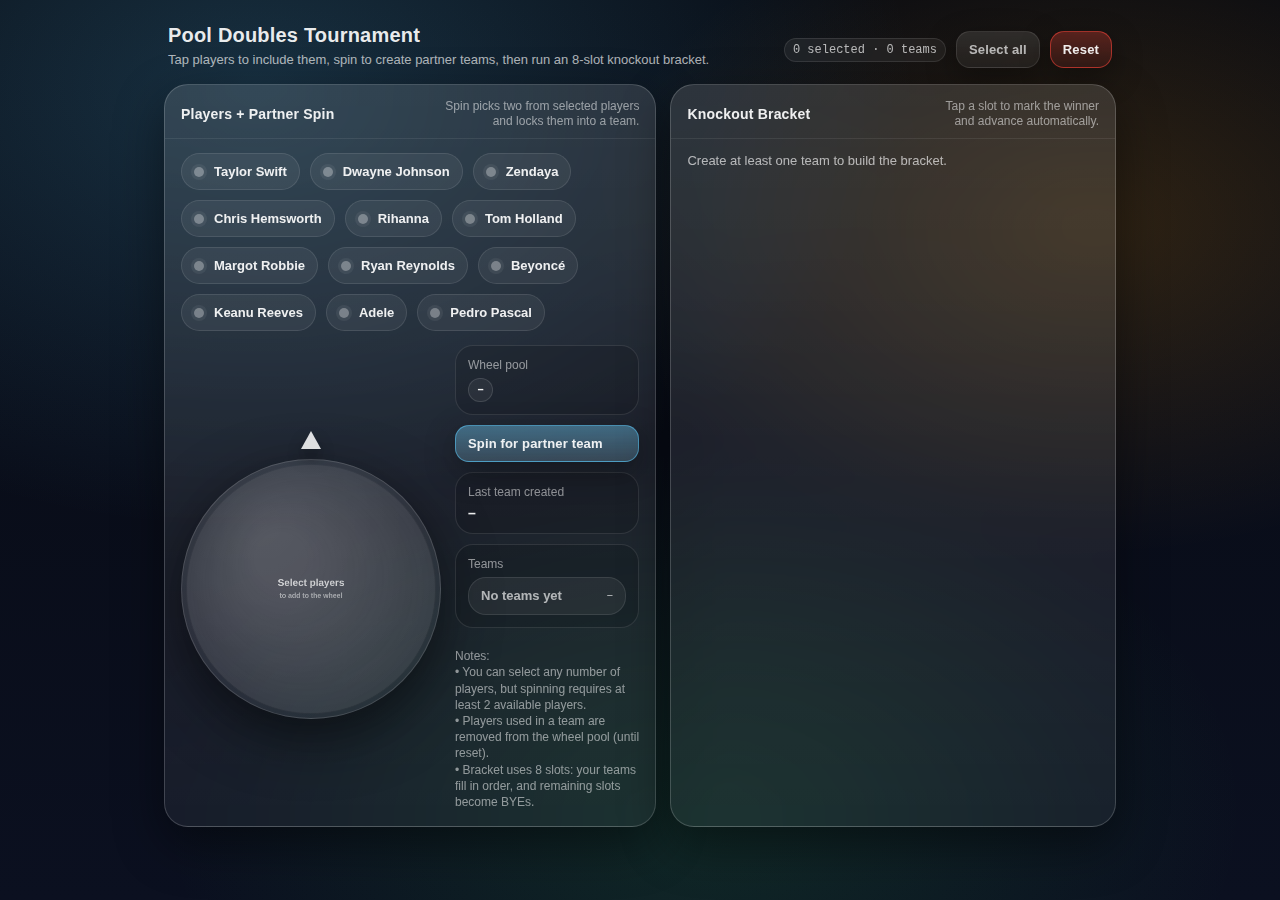
<file: bday/index.html>
<!doctype html>
<html lang="en">
<head>
  <meta charset="utf-8" />
  <meta name="viewport" content="width=device-width, initial-scale=1, viewport-fit=cover" />
  <title>Pool Doubles Tournament</title>
  <style>
    :root{
      --bg0:#070A12;
      --bg1:#0B1020;
      --glass: rgba(255,255,255,0.10);
      --glass2: rgba(255,255,255,0.06);
      --stroke: rgba(255,255,255,0.18);
      --stroke2: rgba(255,255,255,0.10);
      --text: rgba(255,255,255,0.92);
      --muted: rgba(255,255,255,0.68);
      --muted2: rgba(255,255,255,0.52);
      --accent: #5AC8FA; /* iOS-ish blue */
      --green: #34C759;
      --red: #FF453A;
      --orange: #FF9F0A;
      --radius: 18px;
      --radius2: 24px;
      --shadow: 0 18px 50px rgba(0,0,0,.45);
      --shadow2: 0 10px 30px rgba(0,0,0,.35);
      --pad: 16px;
      --pad2: 20px;
      --mono: ui-monospace, SFMono-Regular, Menlo, Monaco, Consolas, "Liberation Mono", "Courier New", monospace;
      --sans: ui-sans-serif, -apple-system, BlinkMacSystemFont, "SF Pro Display", "SF Pro Text", "Helvetica Neue", Arial, system-ui, sans-serif;
    }

    *{ box-sizing:border-box; }
    html, body{ height:100%; }
    body{
      margin:0;
      font-family: var(--sans);
      color:var(--text);
      background:
        radial-gradient(1200px 800px at 20% 10%, rgba(90,200,250,.20), transparent 55%),
        radial-gradient(900px 600px at 85% 25%, rgba(255,159,10,.16), transparent 55%),
        radial-gradient(900px 600px at 55% 90%, rgba(52,199,89,.14), transparent 60%),
        linear-gradient(180deg, var(--bg0), var(--bg1));
      -webkit-font-smoothing: antialiased;
      padding: env(safe-area-inset-top) env(safe-area-inset-right) env(safe-area-inset-bottom) env(safe-area-inset-left);
    }

    .app{
      max-width: 980px;
      margin: 0 auto;
      padding: 18px 14px 24px;
      display:flex;
      flex-direction:column;
      gap: 14px;
    }

    header{
      display:flex;
      align-items:flex-end;
      justify-content:space-between;
      gap: 12px;
      padding: 6px 4px 2px;
    }
    .title{
      display:flex;
      flex-direction:column;
      gap:6px;
      min-width:0;
    }
    h1{
      margin:0;
      font-size: 20px;
      letter-spacing: .2px;
      font-weight: 720;
      line-height: 1.1;
    }
    .sub{
      font-size: 13px;
      color: var(--muted);
      line-height: 1.25;
    }

    .topActions{
      display:flex;
      gap:10px;
      align-items:center;
      flex-wrap:wrap;
      justify-content:flex-end;
    }

    .btn{
      appearance:none;
      border: 1px solid var(--stroke);
      background: linear-gradient(180deg, rgba(255,255,255,.14), rgba(255,255,255,.06));
      color: var(--text);
      border-radius: 14px;
      padding: 10px 12px;
      font-size: 13px;
      font-weight: 650;
      letter-spacing:.15px;
      box-shadow: var(--shadow2);
      backdrop-filter: blur(14px);
      -webkit-backdrop-filter: blur(14px);
      display:inline-flex;
      align-items:center;
      gap:8px;
      cursor:pointer;
      user-select:none;
      transition: transform .08s ease, filter .2s ease, border-color .2s ease;
      white-space:nowrap;
    }
    .btn:active{ transform: scale(.98); }
    .btn.primary{
      border-color: rgba(90,200,250,.55);
      background: linear-gradient(180deg, rgba(90,200,250,.35), rgba(90,200,250,.12));
    }
    .btn.danger{
      border-color: rgba(255,69,58,.55);
      background: linear-gradient(180deg, rgba(255,69,58,.28), rgba(255,69,58,.10));
    }
    .btn.ghost{
      border-color: var(--stroke2);
      background: linear-gradient(180deg, rgba(255,255,255,.10), rgba(255,255,255,.05));
      color: var(--muted);
    }
    .pill{
      font-family: var(--mono);
      font-size: 12px;
      padding: 4px 8px;
      border: 1px solid var(--stroke2);
      border-radius: 999px;
      background: rgba(255,255,255,.06);
      color: var(--muted);
      backdrop-filter: blur(14px);
      -webkit-backdrop-filter: blur(14px);
    }

    .grid{
      display:grid;
      grid-template-columns: 1.05fr .95fr;
      gap: 14px;
    }
    @media (max-width: 860px){
      .grid{ grid-template-columns: 1fr; }
    }

    .card{
      border-radius: var(--radius2);
      border: 1px solid var(--stroke);
      background: linear-gradient(180deg, rgba(255,255,255,.12), rgba(255,255,255,.05));
      box-shadow: var(--shadow);
      backdrop-filter: blur(18px);
      -webkit-backdrop-filter: blur(18px);
      overflow:hidden;
    }
    .cardHeader{
      padding: 14px 16px 10px;
      display:flex;
      align-items:center;
      justify-content:space-between;
      gap: 10px;
      border-bottom: 1px solid rgba(255,255,255,.08);
    }
    .cardHeader h2{
      margin:0;
      font-size: 14px;
      font-weight: 750;
      letter-spacing: .2px;
    }
    .cardHeader .hint{
      font-size: 12px;
      color: var(--muted2);
      line-height:1.2;
      text-align:right;
    }
    .cardBody{ padding: 14px 16px 16px; }

    /* People chips */
    .people{
      display:flex;
      flex-wrap:wrap;
      gap: 10px;
      align-items:flex-start;
    }
    .chip{
      border-radius: 999px;
      padding: 10px 12px;
      border: 1px solid var(--stroke2);
      background: rgba(255,255,255,.06);
      color: var(--text);
      font-size: 13px;
      font-weight: 650;
      cursor:pointer;
      user-select:none;
      transition: transform .08s ease, border-color .2s ease, background .2s ease, filter .2s ease;
      display:flex;
      align-items:center;
      gap: 10px;
    }
    .chip:active{ transform: scale(.98); }
    .chip .dot{
      width:10px; height:10px;
      border-radius:999px;
      background: rgba(255,255,255,.35);
      box-shadow: 0 0 0 3px rgba(255,255,255,.06);
    }
    .chip.selected{
      border-color: rgba(52,199,89,.55);
      background: linear-gradient(180deg, rgba(52,199,89,.20), rgba(52,199,89,.08));
    }
    .chip.selected .dot{
      background: var(--green);
      box-shadow: 0 0 0 3px rgba(52,199,89,.12);
    }
    .chip.disabled{
      opacity:.45;
      pointer-events:none;
      filter: grayscale(.25);
    }

    /* Wheel area */
    .wheelWrap{
      display:grid;
      grid-template-columns: 260px 1fr;
      gap: 14px;
      align-items:center;
    }
    @media (max-width: 520px){
      .wheelWrap{ grid-template-columns: 1fr; }
    }

    .wheelStage{
      display:flex;
      flex-direction:column;
      align-items:center;
      gap: 10px;
    }
    canvas{
      width: 260px;
      height: 260px;
      border-radius: 999px;
      border: 1px solid rgba(255,255,255,.14);
      background: radial-gradient(circle at 30% 25%, rgba(255,255,255,.12), rgba(255,255,255,.05));
      box-shadow: 0 18px 55px rgba(0,0,0,.55);
      touch-action: manipulation;
    }
    .pointer{
      width: 0;
      height: 0;
      border-left: 10px solid transparent;
      border-right: 10px solid transparent;
      border-bottom: 18px solid rgba(255,255,255,.86);
      filter: drop-shadow(0 8px 8px rgba(0,0,0,.45));
      margin-top: -6px;
    }

    .wheelControls{
      display:flex;
      flex-direction:column;
      gap: 10px;
      align-items:stretch;
    }

    .kv{
      border: 1px solid rgba(255,255,255,.10);
      border-radius: var(--radius);
      padding: 12px;
      background: rgba(0,0,0,.12);
    }
    .kv .k{
      font-size: 12px;
      color: var(--muted2);
      margin-bottom: 6px;
    }
    .kv .v{
      font-size: 14px;
      font-weight: 700;
      letter-spacing:.1px;
      display:flex;
      flex-wrap:wrap;
      gap: 8px;
      align-items:center;
    }
    .tag{
      font-family: var(--mono);
      font-size: 12px;
      padding: 4px 8px;
      border-radius: 999px;
      border: 1px solid rgba(255,255,255,.12);
      background: rgba(255,255,255,.06);
      color: var(--text);
    }

    /* Teams list */
    .teams{
      display:flex;
      flex-direction:column;
      gap: 10px;
    }
    .teamRow{
      border-radius: var(--radius);
      border: 1px solid rgba(255,255,255,.10);
      background: rgba(255,255,255,.06);
      padding: 10px 12px;
      display:flex;
      justify-content:space-between;
      align-items:center;
      gap: 10px;
    }
    .teamRow .names{
      font-weight: 750;
      font-size: 13px;
      line-height:1.25;
    }
    .teamRow .meta{
      font-family: var(--mono);
      font-size: 12px;
      color: var(--muted);
      white-space:nowrap;
    }

    /* Bracket */
    .bracket{
      overflow:auto;
      padding-bottom: 4px;
      -webkit-overflow-scrolling: touch;
    }
    .bracketGrid{
      display:grid;
      grid-template-columns: 280px 280px 280px;
      gap: 14px;
      align-items:start;
      min-width: 860px;
    }
    .roundTitle{
      font-size: 12px;
      color: var(--muted);
      font-weight: 700;
      letter-spacing:.2px;
      margin: 2px 0 8px;
    }
    .match{
      border-radius: var(--radius);
      border: 1px solid rgba(255,255,255,.10);
      background: rgba(255,255,255,.06);
      padding: 10px;
      display:flex;
      flex-direction:column;
      gap: 8px;
    }
    .slot{
      border-radius: 14px;
      border: 1px solid rgba(255,255,255,.10);
      background: rgba(0,0,0,.16);
      padding: 10px 10px;
      display:flex;
      align-items:center;
      justify-content:space-between;
      gap: 10px;
      cursor:pointer;
      user-select:none;
      transition: transform .08s ease, border-color .2s ease, background .2s ease;
      min-height: 44px;
    }
    .slot:active{ transform: scale(.99); }
    .slot .label{
      font-size: 13px;
      font-weight: 740;
      color: var(--text);
      overflow:hidden;
      text-overflow:ellipsis;
      white-space:nowrap;
      max-width: 200px;
    }
    .slot .status{
      font-size: 11px;
      color: var(--muted2);
      font-family: var(--mono);
      white-space:nowrap;
    }
    .slot.empty{
      cursor: default;
      opacity: .55;
    }
    .slot.winner{
      border-color: rgba(90,200,250,.55);
      background: linear-gradient(180deg, rgba(90,200,250,.14), rgba(0,0,0,.16));
    }
    .slot.bye{
      border-color: rgba(255,159,10,.55);
      background: linear-gradient(180deg, rgba(255,159,10,.12), rgba(0,0,0,.16));
    }

    .champ{
      margin-top: 6px;
      display:flex;
      gap: 10px;
      align-items:center;
      flex-wrap:wrap;
    }
    .champ .cup{
      font-size: 18px;
      filter: drop-shadow(0 10px 16px rgba(0,0,0,.45));
    }
    .champ .name{
      font-weight: 820;
      letter-spacing:.2px;
    }

    .note{
      font-size: 12px;
      color: var(--muted2);
      line-height: 1.35;
      margin-top: 10px;
    }
  </style>
</head>
<body>
  <div class="app">
    <header>
      <div class="title">
        <h1>Pool Doubles Tournament</h1>
        <div class="sub">Tap players to include them, spin to create partner teams, then run an 8-slot knockout bracket.</div>
      </div>
      <div class="topActions">
        <span class="pill" id="countsPill">0 selected · 0 teams</span>
        <button class="btn ghost" id="btnDemoFill" title="Select all 12">Select all</button>
        <button class="btn danger" id="btnReset" title="Clear everything">Reset</button>
      </div>
    </header>

    <div class="grid">
      <!-- Left: People + Wheel + Teams -->
      <section class="card">
        <div class="cardHeader">
          <h2>Players + Partner Spin</h2>
          <div class="hint">Spin picks two from selected players<br/>and locks them into a team.</div>
        </div>
        <div class="cardBody">
          <div class="people" id="people"></div>

          <div style="height:14px"></div>

          <div class="wheelWrap">
            <div class="wheelStage">
              <div class="pointer"></div>
              <canvas id="wheel" width="520" height="520" aria-label="Spin wheel"></canvas>
            </div>

            <div class="wheelControls">
              <div class="kv">
                <div class="k">Wheel pool</div>
                <div class="v" id="poolTags"></div>
              </div>

              <button class="btn primary" id="btnSpin">Spin for partner team</button>

              <div class="kv">
                <div class="k">Last team created</div>
                <div class="v" id="lastTeam">–</div>
              </div>

              <div class="kv">
                <div class="k">Teams</div>
                <div class="teams" id="teams"></div>
              </div>

              <div class="note">
                Notes:
                <div>• You can select any number of players, but spinning requires at least 2 available players.</div>
                <div>• Players used in a team are removed from the wheel pool (until reset).</div>
                <div>• Bracket uses 8 slots: your teams fill in order, and remaining slots become BYEs.</div>
              </div>
            </div>
          </div>
        </div>
      </section>

      <!-- Right: Bracket -->
      <section class="card">
        <div class="cardHeader">
          <h2>Knockout Bracket</h2>
          <div class="hint">Tap a slot to mark the winner<br/>and advance automatically.</div>
        </div>
        <div class="cardBody">
          <div class="bracket">
            <div class="bracketGrid" id="bracketGrid"></div>
          </div>
          <div class="champ" id="champRow" style="display:none">
            <div class="cup">🏆</div>
            <div class="name" id="champName"></div>
            <span class="pill">Champion</span>
          </div>
        </div>
      </section>
    </div>
  </div>

  <script>
    // ----- Data -----
    const DEFAULT_PLAYERS = [
      "Taylor Swift",
      "Dwayne Johnson",
      "Zendaya",
      "Chris Hemsworth",
      "Rihanna",
      "Tom Holland",
      "Margot Robbie",
      "Ryan Reynolds",
      "Beyoncé",
      "Keanu Reeves",
      "Adele",
      "Pedro Pascal"
    ];

    // ----- State -----
    const state = {
      players: DEFAULT_PLAYERS.map(name => ({ name, selected: false, locked: false })),
      teams: [], // { id, a, b }
      lastTeam: null,
      wheel: {
        angle: 0,
        spinning: false,
        spinStart: 0,
        spinDuration: 0,
        spinFrom: 0,
        spinTo: 0
      },
      bracket: null // built from teams
    };

    // ----- Helpers -----
    const $ = (sel) => document.querySelector(sel);

    function availablePool(){
      return state.players.filter(p => p.selected && !p.locked).map(p => p.name);
    }
    function selectedCount(){
      return state.players.filter(p => p.selected).length;
    }

    // Stable-ish hash to angle for given name
    function hash01(str){
      let h = 2166136261;
      for (let i=0;i<str.length;i++){
        h ^= str.charCodeAt(i);
        h = Math.imul(h, 16777619);
      }
      // 0..1
      return ((h >>> 0) % 100000) / 100000;
    }

    // ----- UI: People chips -----
    function renderPeople(){
      const wrap = $("#people");
      wrap.innerHTML = "";
      state.players.forEach((p, idx) => {
        const chip = document.createElement("div");
        chip.className = "chip" + (p.selected ? " selected" : "") + (p.locked ? " disabled" : "");
        chip.innerHTML = `<span class="dot"></span><span>${p.name}</span>`;
        chip.addEventListener("click", () => {
          if (p.locked) return;
          p.selected = !p.selected;
          renderAll();
        });
        wrap.appendChild(chip);
      });
    }

    // ----- UI: Pool tags -----
    function renderPoolTags(){
      const pool = availablePool();
      const wrap = $("#poolTags");
      wrap.innerHTML = "";
      if (pool.length === 0){
        wrap.innerHTML = `<span class="tag">–</span>`;
        return;
      }
      pool.slice(0, 10).forEach(n => {
        const t = document.createElement("span");
        t.className = "tag";
        t.textContent = n;
        wrap.appendChild(t);
      });
      if (pool.length > 10){
        const t = document.createElement("span");
        t.className = "tag";
        t.textContent = `+${pool.length - 10} more`;
        wrap.appendChild(t);
      }
    }

    // ----- UI: Teams -----
    function renderTeams(){
      const wrap = $("#teams");
      wrap.innerHTML = "";
      if (state.teams.length === 0){
        wrap.innerHTML = `<div class="teamRow"><div class="names" style="color:rgba(255,255,255,.65)">No teams yet</div><div class="meta">–</div></div>`;
        return;
      }
      state.teams.forEach((t, i) => {
        const row = document.createElement("div");
        row.className = "teamRow";
        row.innerHTML = `<div class="names">${t.a} + ${t.b}</div><div class="meta">Team ${i+1}</div>`;
        wrap.appendChild(row);
      });
    }

    function renderCounts(){
      $("#countsPill").textContent = `${selectedCount()} selected · ${state.teams.length} teams`;
      $("#lastTeam").textContent = state.lastTeam ? `${state.lastTeam.a} + ${state.lastTeam.b}` : "–";
    }

    // ----- Wheel drawing -----
    const wheelCanvas = $("#wheel");
    const ctx = wheelCanvas.getContext("2d");

    function drawWheel(){
      const pool = availablePool();
      const W = wheelCanvas.width;
      const H = wheelCanvas.height;
      const cx = W/2, cy = H/2;
      const r = Math.min(cx, cy) - 10;

      ctx.clearRect(0,0,W,H);

      // Outer glow
      ctx.save();
      ctx.beginPath();
      ctx.arc(cx, cy, r+2, 0, Math.PI*2);
      ctx.closePath();
      ctx.shadowColor = "rgba(90,200,250,.25)";
      ctx.shadowBlur = 26;
      ctx.fillStyle = "rgba(255,255,255,.02)";
      ctx.fill();
      ctx.restore();

      // Background disc
      ctx.beginPath();
      ctx.arc(cx, cy, r, 0, Math.PI*2);
      ctx.closePath();
      const grd = ctx.createRadialGradient(cx - r*0.25, cy - r*0.25, r*0.2, cx, cy, r);
      grd.addColorStop(0, "rgba(255,255,255,.14)");
      grd.addColorStop(1, "rgba(255,255,255,.05)");
      ctx.fillStyle = grd;
      ctx.fill();

      // If empty, show text
      if (pool.length === 0){
        ctx.save();
        ctx.translate(cx, cy);
        ctx.rotate(0);
        ctx.fillStyle = "rgba(255,255,255,.72)";
        ctx.font = "700 20px -apple-system, BlinkMacSystemFont, SF Pro Display, Arial";
        ctx.textAlign = "center";
        ctx.textBaseline = "middle";
        ctx.fillText("Select players", 0, -12);
        ctx.fillStyle = "rgba(255,255,255,.50)";
        ctx.font = "600 14px -apple-system, BlinkMacSystemFont, SF Pro Text, Arial";
        ctx.fillText("to add to the wheel", 0, 14);
        ctx.restore();
        return;
      }

      // Segments
      const n = pool.length;
      const seg = (Math.PI * 2) / n;
      const base = state.wheel.angle;

      for (let i=0;i<n;i++){
        const name = pool[i];
        const a0 = base + i*seg;
        const a1 = a0 + seg;

        // Color derived from name (no hardcoded palette needed)
        const h = Math.floor(hash01(name) * 360);
        const c0 = `hsla(${h}, 80%, 62%, 0.28)`;
        const c1 = `hsla(${h}, 80%, 54%, 0.10)`;

        const segGrd = ctx.createRadialGradient(
          cx + Math.cos((a0+a1)/2)*r*0.1,
          cy + Math.sin((a0+a1)/2)*r*0.1,
          r*0.15,
          cx, cy, r
        );
        segGrd.addColorStop(0, c0);
        segGrd.addColorStop(1, c1);

        ctx.beginPath();
        ctx.moveTo(cx, cy);
        ctx.arc(cx, cy, r, a0, a1);
        ctx.closePath();
        ctx.fillStyle = segGrd;
        ctx.fill();

        ctx.strokeStyle = "rgba(255,255,255,.10)";
        ctx.lineWidth = 2;
        ctx.stroke();

        // Labels (shortened)
        ctx.save();
        ctx.translate(cx, cy);
        ctx.rotate(a0 + seg/2);
        ctx.textAlign = "right";
        ctx.textBaseline = "middle";
        ctx.fillStyle = "rgba(255,255,255,.82)";
        ctx.font = "650 16px -apple-system, BlinkMacSystemFont, SF Pro Text, Arial";
        const label = name.length > 18 ? name.slice(0, 17) + "…" : name;
        ctx.fillText(label, r - 16, 0);
        ctx.restore();
      }

      // Center cap
      ctx.save();
      ctx.beginPath();
      ctx.arc(cx, cy, 54, 0, Math.PI*2);
      ctx.closePath();
      ctx.fillStyle = "rgba(0,0,0,.22)";
      ctx.fill();
      ctx.strokeStyle = "rgba(255,255,255,.14)";
      ctx.lineWidth = 2;
      ctx.stroke();

      ctx.fillStyle = "rgba(255,255,255,.86)";
      ctx.font = "800 14px -apple-system, BlinkMacSystemFont, SF Pro Text, Arial";
      ctx.textAlign = "center";
      ctx.textBaseline = "middle";
      ctx.fillText("SPIN", cx, cy);
      ctx.restore();
    }

    // Pointer is at 12 o'clock. Determine index under pointer for current angle.
    function pointerIndex(){
      const pool = availablePool();
      const n = pool.length;
      if (!n) return -1;
      const seg = (Math.PI * 2) / n;

      // Angle at pointer (upwards) relative to wheel rotation.
      // Pointer is -90deg. We want which segment covers that.
      const pointerAngle = -Math.PI/2;

      // Normalize: segment starts at state.wheel.angle
      let a = pointerAngle - state.wheel.angle;
      // Map to [0, 2pi)
      a = ((a % (Math.PI*2)) + (Math.PI*2)) % (Math.PI*2);
      const idx = Math.floor(a / seg) % n;
      return idx;
    }

    // ----- Spin animation -----
    function animate(now){
      if (!state.wheel.spinning){
        drawWheel();
        return;
      }
      const t = (now - state.wheel.spinStart) / state.wheel.spinDuration;
      const clamped = Math.max(0, Math.min(1, t));
      // Ease out cubic
      const ease = 1 - Math.pow(1 - clamped, 3);

      state.wheel.angle = state.wheel.spinFrom + (state.wheel.spinTo - state.wheel.spinFrom) * ease;
      drawWheel();

      if (clamped < 1){
        requestAnimationFrame(animate);
      } else {
        state.wheel.spinning = false;
        // finalize
        drawWheel();
        onSpinComplete();
      }
    }

    function startSpin(){
      const pool = availablePool();
      if (state.wheel.spinning) return;
      if (pool.length < 2){
        toast("Select at least 2 available players to spin.");
        return;
      }
      // random target rotations + random offset
      const extraRot = (Math.random() * 3 + 4) * Math.PI * 2; // 4–7 rotations
      const jitter = (Math.random() - 0.5) * 0.35; // small jitter
      state.wheel.spinFrom = state.wheel.angle;
      state.wheel.spinTo = state.wheel.angle + extraRot + jitter;
      state.wheel.spinStart = performance.now();
      state.wheel.spinDuration = 1500 + Math.random() * 900; // 1.5–2.4s
      state.wheel.spinning = true;

      requestAnimationFrame(animate);
    }

    function onSpinComplete(){
      // Pick two distinct players:
      // first = where pointer landed. second = random from remaining.
      const pool = availablePool();
      if (pool.length < 2) return;

      const idx = pointerIndex();
      const a = pool[idx >= 0 ? idx : 0];

      const remaining = pool.filter(n => n !== a);
      const b = remaining[Math.floor(Math.random() * remaining.length)];

      // Lock them in as a team
      lockIntoTeam(a, b);
    }

    function lockIntoTeam(a, b){
      // Mark players locked
      const pa = state.players.find(p => p.name === a);
      const pb = state.players.find(p => p.name === b);
      if (!pa || !pb) return;
      pa.locked = true;
      pb.locked = true;

      const id = cryptoRandomId();
      const team = { id, a, b };
      state.teams.push(team);
      state.lastTeam = team;

      rebuildBracket();
      renderAll();

      toast(`Team created: ${a} + ${b}`);
    }

    function cryptoRandomId(){
      const bytes = new Uint8Array(8);
      crypto.getRandomValues(bytes);
      return Array.from(bytes).map(b => b.toString(16).padStart(2,"0")).join("");
    }

    // ----- Bracket model -----
    // 8-slot bracket:
    // QF: 4 matches, each has slot A/B
    // SF: 2 matches
    // F: 1 match
    //
    // Winners advance by tapping a team slot.
    // BYE auto-advances.
    function rebuildBracket(){
      const slots = [];

      // Fill in teams in creation order
      state.teams.forEach(t => slots.push(teamLabel(t)));

      // Pad to 8 with BYE
      while (slots.length < 8) slots.push("BYE");
      // If more than 8, still handle: take first 8 (simple)
      const eight = slots.slice(0, 8);

      state.bracket = {
        rounds: [
          { name: "Quarterfinals", matches: [
            makeMatch(eight[0], eight[1]),
            makeMatch(eight[2], eight[3]),
            makeMatch(eight[4], eight[5]),
            makeMatch(eight[6], eight[7]),
          ]},
          { name: "Semifinals", matches: [
            makeMatch("", ""),
            makeMatch("", ""),
          ]},
          { name: "Final", matches: [
            makeMatch("", ""),
          ]}
        ],
        champion: ""
      };

      // Auto-advance any BYEs from QFs into SFs
      autoAdvanceByes(0);
      // If that caused SF BYEs, auto-advance as well
      autoAdvanceByes(1);
      // If final has a BYE (rare), advance
      autoAdvanceByes(2);

      renderBracket();
    }

    function makeMatch(a, b){
      return {
        a, b,
        winner: "" // equals a or b
      };
    }

    function teamLabel(t){
      return `${t.a} + ${t.b}`;
    }

    function autoAdvanceByes(roundIdx){
      if (!state.bracket) return;
      const round = state.bracket.rounds[roundIdx];
      if (!round) return;

      for (let m=0;m<round.matches.length;m++){
        const match = round.matches[m];
        if (match.winner) continue;

        const aBye = match.a === "BYE";
        const bBye = match.b === "BYE";

        if (aBye && bBye){
          match.winner = "BYE";
        } else if (aBye && match.b){
          match.winner = match.b;
          pushWinnerForward(roundIdx, m, match.winner);
        } else if (bBye && match.a){
          match.winner = match.a;
          pushWinnerForward(roundIdx, m, match.winner);
        }
      }
    }

    function pushWinnerForward(roundIdx, matchIdx, winner){
      const nextRoundIdx = roundIdx + 1;
      if (!state.bracket.rounds[nextRoundIdx]) {
        // final winner => champion
        if (roundIdx === 2){
          state.bracket.champion = winner && winner !== "BYE" ? winner : "";
        }
        return;
      }
      const nextRound = state.bracket.rounds[nextRoundIdx];

      // Map:
      // QF match 0 -> SF match 0 slot a
      // QF match 1 -> SF match 0 slot b
      // QF match 2 -> SF match 1 slot a
      // QF match 3 -> SF match 1 slot b
      // SF match 0 -> Final slot a
      // SF match 1 -> Final slot b
      if (roundIdx === 0){
        const sfMatchIdx = matchIdx < 2 ? 0 : 1;
        const slot = (matchIdx % 2 === 0) ? "a" : "b";
        nextRound.matches[sfMatchIdx][slot] = winner;
      } else if (roundIdx === 1){
        const slot = matchIdx === 0 ? "a" : "b";
        nextRound.matches[0][slot] = winner;
      } else if (roundIdx === 2){
        state.bracket.champion = winner && winner !== "BYE" ? winner : "";
      }
    }

    function pickWinner(roundIdx, matchIdx, which){
      const match = state.bracket.rounds[roundIdx].matches[matchIdx];
      const val = match[which];
      if (!val || val === "BYE") return; // BYE already handled
      match.winner = val;

      // Rebuild forward rounds safely while preserving existing winner choices where possible
      const snapQF = state.bracket.rounds[0].matches.map(m => ({ a: m.a, b: m.b, winner: m.winner }));
      const snapSF = state.bracket.rounds[1].matches.map(m => ({ winner: m.winner }));
      const snapF  = state.bracket.rounds[2].matches.map(m => ({ winner: m.winner }));

      // Reset rounds 1+
      state.bracket.rounds[1].matches = [ makeMatch("", ""), makeMatch("", "") ];
      state.bracket.rounds[2].matches = [ makeMatch("", "") ];
      state.bracket.rounds[1].matches.forEach(m => m.winner = "");
      state.bracket.rounds[2].matches.forEach(m => m.winner = "");
      state.bracket.champion = "";

      // Re-apply QF winners and advance them
      state.bracket.rounds[0].matches.forEach((m, i) => {
        m.winner = snapQF[i].winner || "";
        if (m.winner) pushWinnerForward(0, i, m.winner);
      });
      autoAdvanceByes(0);

      // Re-apply SF winners if still valid in the now-filled SF slots
      state.bracket.rounds[1].matches.forEach((m, i) => {
        const desired = snapSF[i].winner || "";
        if (desired && (m.a === desired || m.b === desired)){
          m.winner = desired;
          pushWinnerForward(1, i, desired);
        }
      });
      autoAdvanceByes(1);

      // Re-apply Final winner if still valid
      const final = state.bracket.rounds[2].matches[0];
      const desiredF = snapF[0].winner || "";
      if (desiredF && (final.a === desiredF || final.b === desiredF)){
        final.winner = desiredF;
        pushWinnerForward(2, 0, desiredF);
      }
      autoAdvanceByes(2);

      renderBracket();
    }

    // ----- Bracket rendering -----
    function renderBracket(){
      const grid = $("#bracketGrid");
      grid.innerHTML = "";
      if (!state.bracket){
        grid.innerHTML = `<div style="color:rgba(255,255,255,.65);font-size:13px">Create at least one team to build the bracket.</div>`;
        $("#champRow").style.display = "none";
        return;
      }

      state.bracket.rounds.forEach((round, rIdx) => {
        const col = document.createElement("div");
        const title = document.createElement("div");
        title.className = "roundTitle";
        title.textContent = round.name;
        col.appendChild(title);

        round.matches.forEach((m, mIdx) => {
          const match = document.createElement("div");
          match.className = "match";

          const slotA = makeSlot(m.a, m.winner === m.a, m.a === "BYE");
          slotA.addEventListener("click", () => {
            if (m.a && m.a !== "BYE") pickWinner(rIdx, mIdx, "a");
          });

          const slotB = makeSlot(m.b, m.winner === m.b, m.b === "BYE");
          slotB.addEventListener("click", () => {
            if (m.b && m.b !== "BYE") pickWinner(rIdx, mIdx, "b");
          });

          match.appendChild(slotA);
          match.appendChild(slotB);
          col.appendChild(match);
        });

        grid.appendChild(col);
      });

      if (state.bracket.champion){
        $("#champName").textContent = state.bracket.champion;
        $("#champRow").style.display = "flex";
      } else {
        $("#champRow").style.display = "none";
      }
    }

    function makeSlot(label, isWinner, isBye){
      const el = document.createElement("div");
      let cls = "slot";
      if (!label) cls += " empty";
      if (isWinner) cls += " winner";
      if (isBye) cls += " bye";
      el.className = cls;

      const safe = label || "–";
      const status = isBye ? "BYE" : (isWinner ? "WIN" : "");

      el.innerHTML = `
        <div class="label" title="${escapeHtml(safe)}">${escapeHtml(safe)}</div>
        <div class="status">${escapeHtml(status)}</div>
      `;
      return el;
    }

    function escapeHtml(s){
      return String(s)
        .replaceAll("&","&amp;")
        .replaceAll("<","&lt;")
        .replaceAll(">","&gt;")
        .replaceAll('"',"&quot;")
        .replaceAll("'","&#039;");
    }

    // ----- Toast (simple) -----
    let toastTimer = null;
    function toast(msg){
      let el = document.getElementById("toast");
      if (!el){
        el = document.createElement("div");
        el.id = "toast";
        el.style.position = "fixed";
        el.style.left = "50%";
        el.style.bottom = "18px";
        el.style.transform = "translateX(-50%)";
        el.style.maxWidth = "92vw";
        el.style.padding = "12px 14px";
        el.style.borderRadius = "14px";
        el.style.border = "1px solid rgba(255,255,255,.18)";
        el.style.background = "rgba(0,0,0,.55)";
        el.style.backdropFilter = "blur(14px)";
        el.style.webkitBackdropFilter = "blur(14px)";
        el.style.color = "rgba(255,255,255,.92)";
        el.style.fontSize = "13px";
        el.style.fontWeight = "650";
        el.style.letterSpacing = ".1px";
        el.style.boxShadow = "0 18px 45px rgba(0,0,0,.50)";
        el.style.zIndex = "9999";
        el.style.opacity = "0";
        el.style.transition = "opacity .2s ease, transform .2s ease";
        document.body.appendChild(el);
      }
      el.textContent = msg;
      el.style.opacity = "1";
      el.style.transform = "translateX(-50%) translateY(-2px)";
      if (toastTimer) clearTimeout(toastTimer);
      toastTimer = setTimeout(() => {
        el.style.opacity = "0";
        el.style.transform = "translateX(-50%) translateY(0px)";
      }, 1600);
    }

    // ----- Buttons -----
    $("#btnSpin").addEventListener("click", startSpin);

    $("#btnReset").addEventListener("click", () => {
      state.players.forEach(p => { p.selected = false; p.locked = false; });
      state.teams = [];
      state.lastTeam = null;
      state.bracket = null;
      state.wheel.angle = 0;
      state.wheel.spinning = false;
      renderAll();
      toast("Reset complete.");
    });

    $("#btnDemoFill").addEventListener("click", () => {
      const anyUnselected = state.players.some(p => !p.selected && !p.locked);
      state.players.forEach(p => { if (!p.locked) p.selected = anyUnselected ? true : p.selected; });
      renderAll();
    });

    // ----- Rendering -----
    function renderAll(){
      renderPeople();
      renderPoolTags();
      renderTeams();
      renderCounts();
      drawWheel();
      if (state.bracket) renderBracket();
      else {
        const grid = $("#bracketGrid");
        grid.innerHTML = `<div style="color:rgba(255,255,255,.65);font-size:13px">Create at least one team to build the bracket.</div>`;
        $("#champRow").style.display = "none";
      }
    }

    // initial
    renderAll();
    drawWheel();

    // Keep wheel redrawing on resize
    window.addEventListener("resize", () => drawWheel());
  </script>
</body>
</html>
</file>
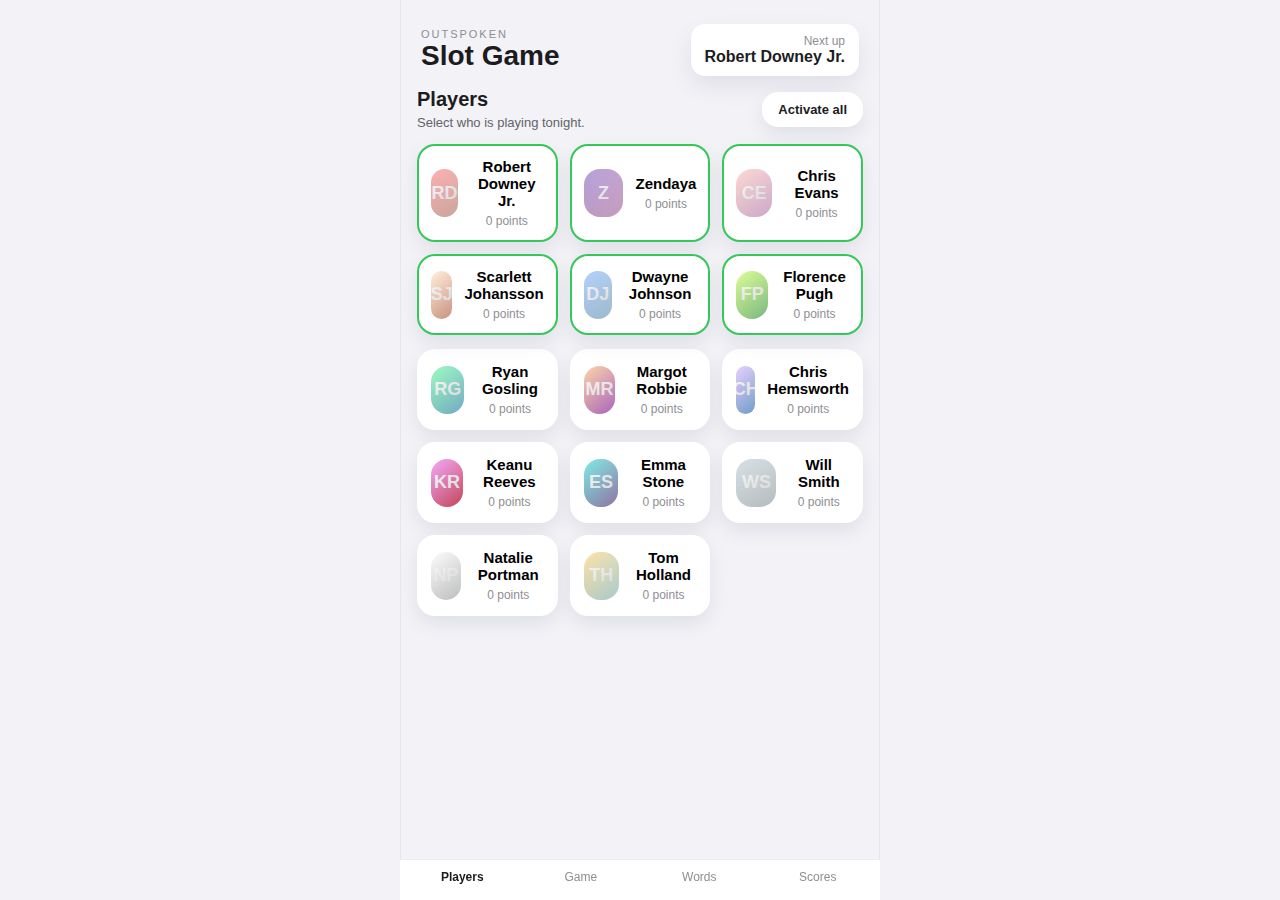
<file: pages/ios-slot-game/index.html>
<!DOCTYPE html>
<html lang="en">
  <head>
    <meta charset="UTF-8" />
    <meta name="viewport" content="width=device-width, initial-scale=1" />
    <title>Outspoken Slot Game</title>
    <link rel="stylesheet" href="styles.css" />
  </head>
  <body>
    <div class="app">
      <header class="app__header">
        <div>
          <p class="app__eyebrow">Outspoken</p>
          <h1 class="app__title">Slot Game</h1>
        </div>
        <div class="app__status" id="activePlayerDisplay">
          <span class="status__label">Next up</span>
          <span class="status__value">Select players</span>
        </div>
      </header>

      <main class="app__main">
        <section class="panel panel--active" data-panel="players">
          <div class="panel__header">
            <div>
              <h2>Players</h2>
              <p>Select who is playing tonight.</p>
            </div>
            <button class="btn" id="activateAllBtn">Activate all</button>
          </div>
          <div class="player-grid" id="playerGrid"></div>
        </section>

        <section class="panel" data-panel="game">
          <div class="panel__header">
            <div>
              <h2>Game Board</h2>
              <p>Spin for a new word and keep score.</p>
            </div>
            <button class="btn btn--ghost" id="shufflePlayerBtn">Shuffle player</button>
          </div>

          <div class="game-card">
            <div class="game-card__player" id="currentPlayerCard"></div>
            <div class="slot-machine" id="slotMachine">
              <div class="slot-machine__top">
                <div class="slot-display">
                  <div class="slot-reel" data-reel="0">
                    <span class="reel-word">Ready</span>
                  </div>
                  <div class="slot-reel" data-reel="1">
                    <span class="reel-word">Set</span>
                  </div>
                  <div class="slot-reel" data-reel="2">
                    <span class="reel-word">Spin</span>
                  </div>
                </div>
                <div class="slot-result" id="slotResult">Spin to get a word</div>
              </div>
              <div class="slot-machine__bottom">
                <div class="slot-controls">
                  <button class="btn btn--primary" id="spinBtn">
                    <span>Pull the lever</span>
                  </button>
                  <div class="lever" id="lever">
                    <div class="lever__stem"></div>
                    <div class="lever__ball"></div>
                  </div>
                </div>
              </div>
            </div>

            <div class="score-actions">
              <button class="btn btn--success" id="wordUsedBtn">Word landed (+1)</button>
              <button class="btn btn--danger" id="wordGuessedBtn">Word guessed (-1)</button>
              <button class="btn" id="newWordBtn">Draw new word</button>
            </div>
          </div>

          <div class="scores" id="scoreBoard"></div>
        </section>

        <section class="panel" data-panel="words">
          <div class="panel__header">
            <div>
              <h2>Word Bank</h2>
              <p>Add new words, one per line.</p>
            </div>
            <div class="badge" id="wordCount">0 words</div>
          </div>
          <textarea
            class="word-input"
            id="wordInput"
            placeholder="blue\nred\nchampagne\numbrella"
          ></textarea>
          <button class="btn btn--primary" id="saveWordsBtn">Save word bank</button>
        </section>

        <section class="panel" data-panel="leaderboard">
          <div class="panel__header">
            <div>
              <h2>Leaderboard</h2>
              <p>Overall points from active players.</p>
            </div>
            <button class="btn btn--ghost" id="resetScoresBtn">Reset scores</button>
          </div>
          <div class="leaderboard" id="leaderBoard"></div>
        </section>
      </main>

      <nav class="tab-bar">
        <button class="tab-bar__item tab-bar__item--active" data-tab="players">
          <span>Players</span>
        </button>
        <button class="tab-bar__item" data-tab="game">
          <span>Game</span>
        </button>
        <button class="tab-bar__item" data-tab="words">
          <span>Words</span>
        </button>
        <button class="tab-bar__item" data-tab="leaderboard">
          <span>Scores</span>
        </button>
      </nav>
    </div>

    <input type="file" accept="image/*" id="avatarUpload" class="hidden" />
    <script src="app.js"></script>
  </body>
</html>
</file>
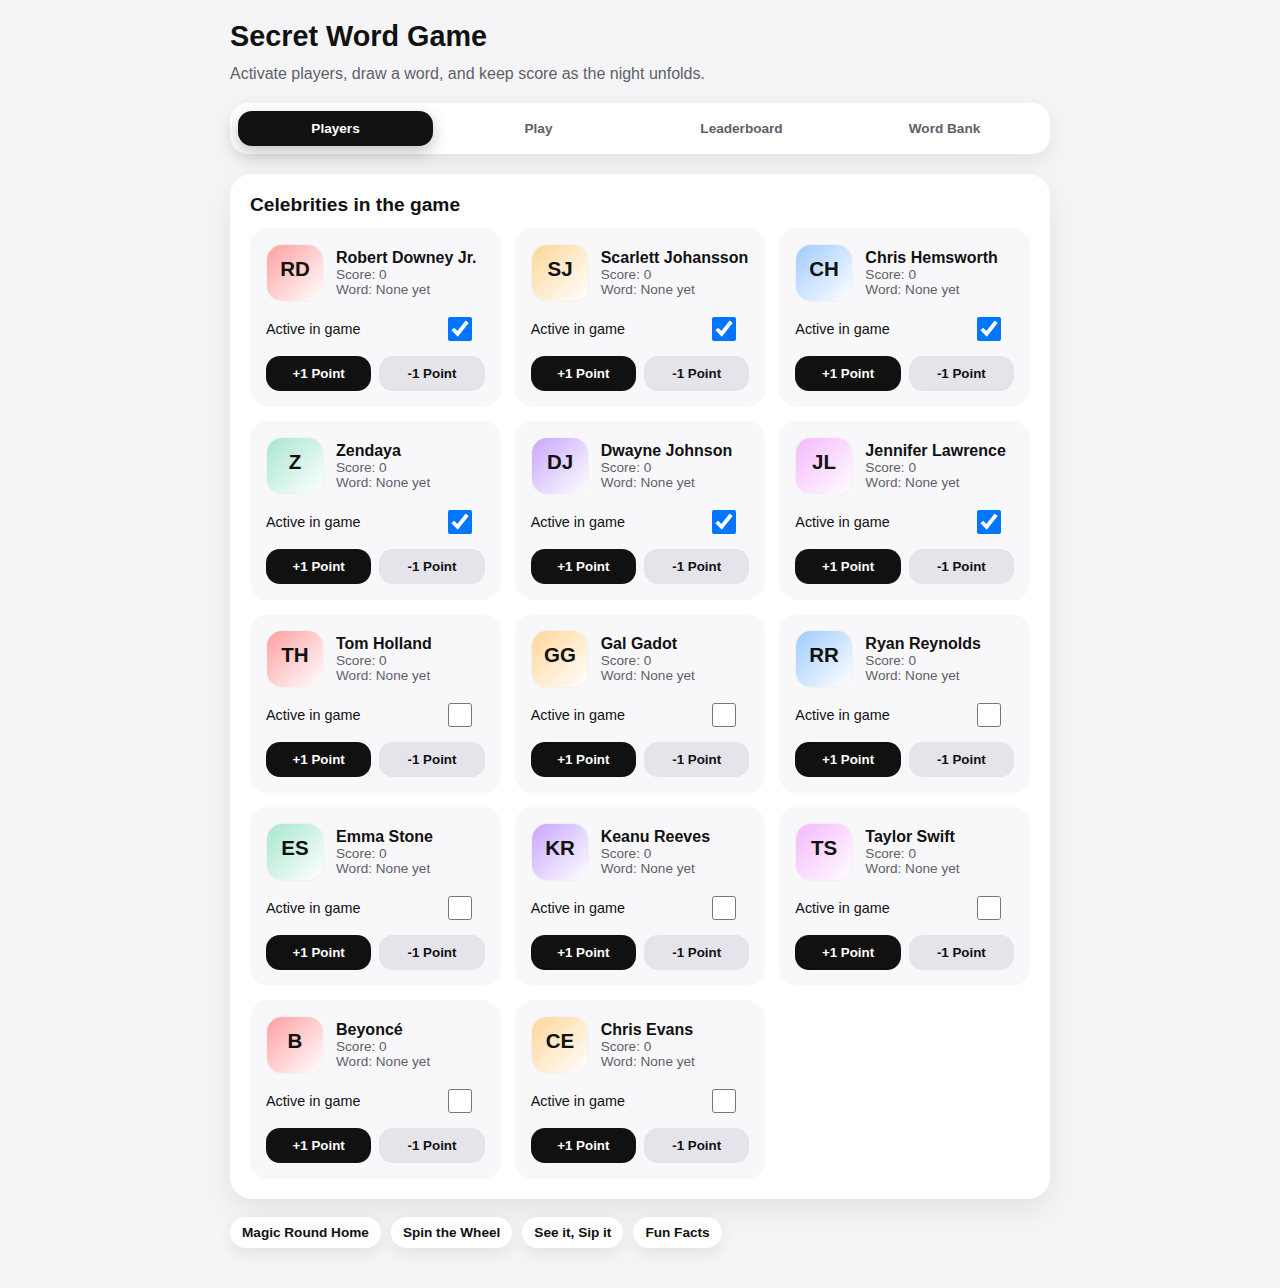
<file: pages/word-game.html>
<!DOCTYPE html>
<html lang="en">
<head>
    <meta charset="UTF-8">
    <meta name="viewport" content="width=device-width, initial-scale=1.0, maximum-scale=1.0, user-scalable=no">
    <title>Secret Word Game</title>
    <link rel="stylesheet" href="../css/word-game.css">
</head>
<body>
    <main class="app-shell">
        <header class="app-header">
            <h1 class="app-title">Secret Word Game</h1>
            <p class="app-subtitle">Activate players, draw a word, and keep score as the night unfolds.</p>
        </header>

        <section class="tab-bar" role="tablist">
            <button class="tab-button active" data-tab="players" role="tab" aria-selected="true">Players</button>
            <button class="tab-button" data-tab="play" role="tab" aria-selected="false">Play</button>
            <button class="tab-button" data-tab="leaderboard" role="tab" aria-selected="false">Leaderboard</button>
            <button class="tab-button" data-tab="words" role="tab" aria-selected="false">Word Bank</button>
        </section>

        <section class="panel active" id="tab-players" role="tabpanel">
            <div class="card">
                <h2 class="section-title">Celebrities in the game</h2>
                <div class="player-grid" id="playerGrid"></div>
            </div>
        </section>

        <section class="panel" id="tab-play" role="tabpanel">
            <div class="card play-layout">
                <div class="active-player">
                    <img class="player-avatar" id="activeAvatar" alt="Selected player avatar">
                    <div>
                        <div class="player-name" id="activeName">Select an active player</div>
                        <div class="word-chip" id="activeWord">No word assigned yet.</div>
                    </div>
                    <div class="action-row">
                        <button class="button" id="nextPlayer">Next player</button>
                        <button class="button ghost" id="clearWord">Clear word</button>
                    </div>
                </div>

                <div class="slot-machine">
                    <div class="slot-window" id="slotWindow">Ready</div>
                    <button class="button" id="spinLever">Pull the lever</button>
                    <div class="status-text" id="spinStatus"></div>
                </div>

                <div class="action-row">
                    <button class="button" id="successPoint">Word landed (+1)</button>
                    <button class="button secondary" id="caughtPoint">Called out (-1)</button>
                </div>
            </div>
        </section>

        <section class="panel" id="tab-leaderboard" role="tabpanel">
            <div class="card">
                <h2 class="section-title">Leaderboard</h2>
                <div class="leaderboard-list" id="leaderboardList"></div>
                <button class="button secondary" id="resetScores">Reset scores</button>
            </div>
        </section>

        <section class="panel" id="tab-words" role="tabpanel">
            <div class="card">
                <h2 class="section-title">Word Bank</h2>
                <p class="app-subtitle">Add one word per line. Save to update the slot machine.</p>
                <div class="word-bank">
                    <textarea id="wordBankInput" placeholder="blue\nred\ncoffee\ndessert"></textarea>
                    <button class="button" id="saveWords">Save words</button>
                </div>
            </div>
        </section>

        <nav class="app-nav">
            <a href="../index.html">Magic Round Home</a>
            <a href="spin-wheel.html">Spin the Wheel</a>
            <a href="see-it-sip-it.html">See it, Sip it</a>
            <a href="fun-facts.html">Fun Facts</a>
        </nav>
    </main>

    <script>
        const defaultPlayers = [
            { id: 'rdj', name: 'Robert Downey Jr.' },
            { id: 'sj', name: 'Scarlett Johansson' },
            { id: 'ch', name: 'Chris Hemsworth' },
            { id: 'zd', name: 'Zendaya' },
            { id: 'dj', name: 'Dwayne Johnson' },
            { id: 'jl', name: 'Jennifer Lawrence' },
            { id: 'th', name: 'Tom Holland' },
            { id: 'gg', name: 'Gal Gadot' },
            { id: 'rr', name: 'Ryan Reynolds' },
            { id: 'es', name: 'Emma Stone' },
            { id: 'kr', name: 'Keanu Reeves' },
            { id: 'ts', name: 'Taylor Swift' },
            { id: 'by', name: 'Beyoncé' },
            { id: 'ce', name: 'Chris Evans' }
        ];

        const defaultWords = [
            'blue', 'red', 'coffee', 'dessert', 'holiday', 'sunset', 'passport',
            'lantern', 'ocean', 'movie', 'stadium', 'music', 'jacket', 'dessert'
        ];

        const colors = ['#ff9f9f', '#ffd699', '#9ecbff', '#a8e6cf', '#c7a6ff', '#f5b7ff'];

        const playerGrid = document.getElementById('playerGrid');
        const leaderboardList = document.getElementById('leaderboardList');
        const slotWindow = document.getElementById('slotWindow');
        const spinStatus = document.getElementById('spinStatus');
        const activeAvatar = document.getElementById('activeAvatar');
        const activeName = document.getElementById('activeName');
        const activeWord = document.getElementById('activeWord');
        const wordBankInput = document.getElementById('wordBankInput');

        let players = loadPlayers();
        let words = loadWords();
        let activePlayerId = localStorage.getItem('magicroundActivePlayerId') || '';
        let spinTimer = null;

        function loadPlayers() {
            const stored = localStorage.getItem('magicroundPlayers');
            if (stored) {
                return JSON.parse(stored);
            }
            return defaultPlayers.map((player, index) => ({
                ...player,
                active: index < 6,
                score: 0,
                currentWord: ''
            }));
        }

        function savePlayers() {
            localStorage.setItem('magicroundPlayers', JSON.stringify(players));
        }

        function loadWords() {
            const stored = localStorage.getItem('magicroundWords');
            return stored ? JSON.parse(stored) : defaultWords;
        }

        function saveWords() {
            localStorage.setItem('magicroundWords', JSON.stringify(words));
        }

        function initialsFromName(name) {
            return name.split(' ').map(part => part[0]).slice(0, 2).join('').toUpperCase();
        }

        function createAvatar(name, index) {
            const color = colors[index % colors.length];
            const initials = initialsFromName(name);
            const svg = `
                <svg xmlns="http://www.w3.org/2000/svg" width="120" height="120">
                    <defs>
                        <linearGradient id="grad" x1="0" y1="0" x2="1" y2="1">
                            <stop offset="0%" stop-color="${color}" />
                            <stop offset="100%" stop-color="#ffffff" />
                        </linearGradient>
                    </defs>
                    <rect width="120" height="120" rx="24" fill="url(#grad)" />
                    <text x="50%" y="55%" text-anchor="middle" fill="#111" font-family="Arial" font-size="44" font-weight="bold">${initials}</text>
                </svg>
            `;
            return `data:image/svg+xml;utf8,${encodeURIComponent(svg)}`;
        }

        function setActivePlayer(id) {
            activePlayerId = id;
            localStorage.setItem('magicroundActivePlayerId', id);
            renderActivePlayer();
        }

        function getActivePlayers() {
            return players.filter(player => player.active);
        }

        function nextActivePlayer() {
            const activePlayers = getActivePlayers();
            if (activePlayers.length === 0) {
                setActivePlayer('');
                return;
            }
            const currentIndex = activePlayers.findIndex(player => player.id === activePlayerId);
            const nextIndex = currentIndex === -1 ? 0 : (currentIndex + 1) % activePlayers.length;
            setActivePlayer(activePlayers[nextIndex].id);
        }

        function spinWord() {
            const activePlayer = players.find(player => player.id === activePlayerId);
            if (!activePlayer) {
                spinStatus.textContent = 'Activate someone first in the Players tab.';
                return;
            }
            if (words.length === 0) {
                spinStatus.textContent = 'Add some words in the Word Bank first.';
                return;
            }
            spinStatus.textContent = 'Spinning...';
            slotWindow.classList.add('spinning');
            let ticks = 0;
            if (spinTimer) {
                clearInterval(spinTimer);
            }
            spinTimer = setInterval(() => {
                ticks += 1;
                slotWindow.textContent = words[Math.floor(Math.random() * words.length)];
                if (ticks > 15) {
                    clearInterval(spinTimer);
                    const chosen = words[Math.floor(Math.random() * words.length)];
                    activePlayer.currentWord = chosen;
                    slotWindow.textContent = chosen;
                    slotWindow.classList.remove('spinning');
                    spinStatus.textContent = `${activePlayer.name} must drop “${chosen}” into conversation.`;
                    savePlayers();
                    renderActivePlayer();
                    renderPlayers();
                }
            }, 120);
        }

        function updateScore(id, delta) {
            const player = players.find(item => item.id === id);
            if (!player) {
                return;
            }
            player.score += delta;
            savePlayers();
            renderPlayers();
            renderLeaderboard();
            renderActivePlayer();
        }

        function clearWord(id) {
            const player = players.find(item => item.id === id);
            if (!player) {
                return;
            }
            player.currentWord = '';
            savePlayers();
            renderPlayers();
            renderActivePlayer();
            spinStatus.textContent = 'Word cleared. Ready for a new spin.';
        }

        function renderPlayers() {
            playerGrid.innerHTML = '';
            players.forEach((player, index) => {
                const card = document.createElement('div');
                card.className = 'player-card';

                const header = document.createElement('div');
                header.className = 'player-header';

                const avatar = document.createElement('img');
                avatar.className = 'player-avatar';
                avatar.src = createAvatar(player.name, index);
                avatar.alt = `${player.name} avatar`;

                const info = document.createElement('div');
                info.innerHTML = `
                    <div class="player-name">${player.name}</div>
                    <div class="player-meta">Score: ${player.score}</div>
                    <div class="player-meta">Word: ${player.currentWord || 'None yet'}</div>
                `;

                header.appendChild(avatar);
                header.appendChild(info);

                const toggleRow = document.createElement('label');
                toggleRow.className = 'toggle-row';
                toggleRow.innerHTML = `
                    <span>Active in game</span>
                    <input type="checkbox" ${player.active ? 'checked' : ''}>
                `;

                const toggleInput = toggleRow.querySelector('input');
                toggleInput.addEventListener('change', () => {
                    player.active = toggleInput.checked;
                    savePlayers();
                    renderActivePlayer();
                    renderLeaderboard();
                });

                const actions = document.createElement('div');
                actions.className = 'action-row';
                actions.innerHTML = `
                    <button class="button">+1 Point</button>
                    <button class="button secondary">-1 Point</button>
                `;
                const [plusButton, minusButton] = actions.querySelectorAll('button');
                plusButton.addEventListener('click', () => updateScore(player.id, 1));
                minusButton.addEventListener('click', () => updateScore(player.id, -1));

                card.appendChild(header);
                card.appendChild(toggleRow);
                card.appendChild(actions);
                playerGrid.appendChild(card);
            });
        }

        function renderActivePlayer() {
            const activePlayer = players.find(player => player.id === activePlayerId && player.active);
            if (!activePlayer) {
                activeName.textContent = 'Select an active player';
                activeWord.textContent = 'No word assigned yet.';
                activeAvatar.src = createAvatar('?', 0);
                return;
            }
            activeName.textContent = activePlayer.name;
            activeWord.textContent = activePlayer.currentWord
                ? `Current word: “${activePlayer.currentWord}”`
                : 'No word assigned yet.';
            const index = players.findIndex(player => player.id === activePlayer.id);
            activeAvatar.src = createAvatar(activePlayer.name, index);
        }

        function renderLeaderboard() {
            const sorted = [...players].sort((a, b) => b.score - a.score);
            leaderboardList.innerHTML = '';
            sorted.forEach((player, index) => {
                const item = document.createElement('div');
                item.className = 'leaderboard-item';
                item.innerHTML = `
                    <span>#${index + 1} ${player.name}</span>
                    <span>${player.score} pts</span>
                `;
                leaderboardList.appendChild(item);
            });
        }

        function setupTabs() {
            const buttons = document.querySelectorAll('.tab-button');
            buttons.forEach(button => {
                button.addEventListener('click', () => {
                    buttons.forEach(btn => {
                        btn.classList.remove('active');
                        btn.setAttribute('aria-selected', 'false');
                    });
                    button.classList.add('active');
                    button.setAttribute('aria-selected', 'true');
                    const tabId = button.getAttribute('data-tab');
                    document.querySelectorAll('.panel').forEach(panel => {
                        panel.classList.toggle('active', panel.id === `tab-${tabId}`);
                    });
                });
            });
        }

        function setupControls() {
            document.getElementById('nextPlayer').addEventListener('click', () => {
                nextActivePlayer();
            });

            document.getElementById('spinLever').addEventListener('click', spinWord);

            document.getElementById('successPoint').addEventListener('click', () => {
                if (!activePlayerId) {
                    spinStatus.textContent = 'Pick an active player first.';
                    return;
                }
                updateScore(activePlayerId, 1);
                clearWord(activePlayerId);
            });

            document.getElementById('caughtPoint').addEventListener('click', () => {
                if (!activePlayerId) {
                    spinStatus.textContent = 'Pick an active player first.';
                    return;
                }
                updateScore(activePlayerId, -1);
                clearWord(activePlayerId);
            });

            document.getElementById('clearWord').addEventListener('click', () => {
                if (!activePlayerId) {
                    spinStatus.textContent = 'Pick an active player first.';
                    return;
                }
                clearWord(activePlayerId);
            });

            document.getElementById('resetScores').addEventListener('click', () => {
                players = players.map(player => ({ ...player, score: 0 }));
                savePlayers();
                renderPlayers();
                renderLeaderboard();
                renderActivePlayer();
            });

            document.getElementById('saveWords').addEventListener('click', () => {
                const input = wordBankInput.value
                    .split('\n')
                    .map(word => word.trim())
                    .filter(Boolean);
                words = input;
                saveWords();
                spinStatus.textContent = `Saved ${words.length} words.`;
            });
        }

        function init() {
            wordBankInput.value = words.join('\n');
            renderPlayers();
            renderLeaderboard();
            renderActivePlayer();
            setupTabs();
            setupControls();
            if (activePlayerId) {
                renderActivePlayer();
            } else {
                nextActivePlayer();
            }
        }

        init();
    </script>
</body>
</html>
</file>
<file: pages/ios-slot-game/styles.css>
:root {
  color-scheme: light;
  font-family: "SF Pro Text", "SF Pro Display", -apple-system, BlinkMacSystemFont,
    "Segoe UI", sans-serif;
  background: #f2f2f7;
  color: #1c1c1e;
}

* {
  box-sizing: border-box;
  margin: 0;
  padding: 0;
}

body {
  background: #f2f2f7;
  min-height: 100vh;
}

.app {
  max-width: 480px;
  margin: 0 auto;
  min-height: 100vh;
  display: flex;
  flex-direction: column;
  padding-bottom: 96px;
}

.app__header {
  padding: 24px 20px 12px;
  display: flex;
  align-items: center;
  justify-content: space-between;
  gap: 16px;
}

.app__eyebrow {
  text-transform: uppercase;
  font-size: 11px;
  letter-spacing: 0.18em;
  color: #8e8e93;
}

.app__title {
  font-size: 28px;
  font-weight: 700;
}

.app__status {
  background: #ffffff;
  padding: 10px 14px;
  border-radius: 14px;
  box-shadow: 0 10px 25px rgba(15, 23, 42, 0.08);
  text-align: right;
}

.status__label {
  display: block;
  font-size: 12px;
  color: #8e8e93;
}

.status__value {
  font-weight: 600;
}

.app__main {
  flex: 1;
  padding: 0 16px;
}

.panel {
  display: none;
  gap: 16px;
  flex-direction: column;
}

.panel--active {
  display: flex;
}

.panel__header {
  display: flex;
  justify-content: space-between;
  align-items: center;
  gap: 12px;
}

.panel__header h2 {
  font-size: 20px;
  margin-bottom: 4px;
}

.panel__header p {
  font-size: 13px;
  color: #636366;
}

.btn {
  border: none;
  background: #ffffff;
  color: #1c1c1e;
  padding: 10px 16px;
  border-radius: 16px;
  font-weight: 600;
  font-size: 13px;
  box-shadow: 0 8px 20px rgba(15, 23, 42, 0.08);
}

.btn--primary {
  background: linear-gradient(140deg, #ff7a59, #ffb347);
  color: #1c1c1e;
}

.btn--ghost {
  background: #f1f1f6;
  box-shadow: none;
}

.btn--success {
  background: #34c759;
  color: #ffffff;
}

.btn--danger {
  background: #ff3b30;
  color: #ffffff;
}

.player-grid {
  display: grid;
  grid-template-columns: repeat(2, minmax(0, 1fr));
  gap: 12px;
}

.player-card {
  background: #ffffff;
  border-radius: 18px;
  padding: 12px;
  display: flex;
  align-items: center;
  gap: 12px;
  box-shadow: 0 8px 20px rgba(15, 23, 42, 0.08);
  border: 2px solid transparent;
  transition: border 0.2s ease, transform 0.2s ease;
}

.player-card--active {
  border-color: #34c759;
  transform: translateY(-2px);
}

.player-card__avatar {
  width: 48px;
  height: 48px;
  border-radius: 16px;
  display: flex;
  align-items: center;
  justify-content: center;
  color: #ffffff;
  font-weight: 700;
  font-size: 18px;
  background-size: cover;
  background-position: center;
  position: relative;
  overflow: hidden;
}

.player-card__avatar::after {
  content: "";
  position: absolute;
  inset: 0;
  background: linear-gradient(145deg, rgba(255, 255, 255, 0.2), rgba(0, 0, 0, 0.2));
}

.player-card__info h3 {
  font-size: 15px;
  margin-bottom: 4px;
}

.player-card__info span {
  font-size: 12px;
  color: #8e8e93;
}

.game-card {
  background: #ffffff;
  border-radius: 24px;
  padding: 16px;
  display: flex;
  flex-direction: column;
  gap: 20px;
  box-shadow: 0 12px 30px rgba(15, 23, 42, 0.12);
}

.game-card__player {
  display: flex;
  align-items: center;
  justify-content: space-between;
  gap: 12px;
}

.player-pill {
  display: inline-flex;
  align-items: center;
  gap: 10px;
  background: #f2f2f7;
  padding: 8px 12px;
  border-radius: 16px;
  font-weight: 600;
}

.slot-machine {
  background: radial-gradient(circle at top, #3a3a3c, #1c1c1e);
  border-radius: 24px;
  padding: 18px;
  color: #ffffff;
  box-shadow: inset 0 0 25px rgba(0, 0, 0, 0.7);
}

.slot-machine__top {
  display: flex;
  flex-direction: column;
  gap: 12px;
}

.slot-display {
  background: linear-gradient(180deg, #fefcea, #f1da36);
  border-radius: 18px;
  padding: 16px;
  display: grid;
  grid-template-columns: repeat(3, 1fr);
  gap: 12px;
  border: 2px solid #fff2a8;
}

.slot-reel {
  background: #ffffff;
  border-radius: 12px;
  min-height: 64px;
  display: flex;
  align-items: center;
  justify-content: center;
  font-size: 16px;
  font-weight: 700;
  color: #1c1c1e;
  position: relative;
  overflow: hidden;
}

.slot-reel::before {
  content: "";
  position: absolute;
  inset: 0;
  border: 1px solid rgba(0, 0, 0, 0.1);
}

.reel-word {
  transition: transform 0.2s ease;
}

.reel-word--spinning {
  animation: blurspin 0.4s infinite;
}

@keyframes blurspin {
  0% {
    transform: translateY(-10%);
    filter: blur(0.5px);
  }
  50% {
    transform: translateY(10%);
    filter: blur(1.5px);
  }
  100% {
    transform: translateY(-10%);
    filter: blur(0.5px);
  }
}

.slot-result {
  text-align: center;
  font-size: 14px;
  color: #fefcea;
}

.slot-machine__bottom {
  margin-top: 12px;
  display: flex;
  justify-content: center;
}

.slot-controls {
  display: flex;
  align-items: center;
  gap: 16px;
}

.lever {
  position: relative;
  width: 44px;
  height: 120px;
  display: flex;
  align-items: flex-start;
  justify-content: center;
  transition: transform 0.2s ease;
}

.lever__stem {
  width: 8px;
  height: 90px;
  background: linear-gradient(180deg, #b0b0b0, #6d6d6d);
  border-radius: 999px;
}

.lever__ball {
  position: absolute;
  top: -6px;
  width: 26px;
  height: 26px;
  border-radius: 50%;
  background: radial-gradient(circle at 30% 30%, #ffb347, #ff3b30);
  box-shadow: 0 6px 12px rgba(0, 0, 0, 0.4);
}

.lever--pulled {
  transform: translateY(14px);
}

.score-actions {
  display: grid;
  grid-template-columns: repeat(3, minmax(0, 1fr));
  gap: 10px;
}

.scores {
  margin-top: 16px;
  display: flex;
  flex-direction: column;
  gap: 12px;
}

.score-row {
  background: #ffffff;
  border-radius: 16px;
  padding: 12px;
  display: flex;
  align-items: center;
  justify-content: space-between;
  box-shadow: 0 8px 20px rgba(15, 23, 42, 0.08);
}

.score-row__info {
  display: flex;
  align-items: center;
  gap: 10px;
}

.score-row__controls {
  display: flex;
  align-items: center;
  gap: 8px;
}

.score-row button {
  border: none;
  background: #f2f2f7;
  padding: 6px 10px;
  border-radius: 10px;
  font-weight: 600;
}

.word-input {
  width: 100%;
  min-height: 280px;
  border: none;
  border-radius: 18px;
  padding: 16px;
  font-size: 14px;
  resize: vertical;
  background: #ffffff;
  box-shadow: inset 0 0 0 1px rgba(15, 23, 42, 0.06);
}

.badge {
  background: #ffffff;
  padding: 6px 12px;
  border-radius: 999px;
  font-size: 12px;
  color: #8e8e93;
}

.leaderboard {
  display: flex;
  flex-direction: column;
  gap: 12px;
}

.leaderboard__item {
  background: #ffffff;
  padding: 14px;
  border-radius: 18px;
  display: flex;
  align-items: center;
  justify-content: space-between;
  box-shadow: 0 8px 20px rgba(15, 23, 42, 0.08);
}

.tab-bar {
  position: fixed;
  bottom: 0;
  left: 50%;
  transform: translateX(-50%);
  width: 100%;
  max-width: 480px;
  background: rgba(255, 255, 255, 0.95);
  border-top: 1px solid rgba(15, 23, 42, 0.08);
  display: grid;
  grid-template-columns: repeat(4, 1fr);
  padding: 10px 6px 16px;
  gap: 6px;
}

.tab-bar__item {
  border: none;
  background: transparent;
  font-size: 12px;
  color: #8e8e93;
  display: flex;
  flex-direction: column;
  align-items: center;
  gap: 4px;
}

.tab-bar__item--active {
  color: #1c1c1e;
  font-weight: 700;
}

.empty-state {
  font-size: 14px;
  color: #8e8e93;
}

.hidden {
  display: none;
}

@media (min-width: 768px) {
  .app {
    border-left: 1px solid rgba(15, 23, 42, 0.05);
    border-right: 1px solid rgba(15, 23, 42, 0.05);
  }

  .player-grid {
    grid-template-columns: repeat(3, minmax(0, 1fr));
  }
}
</file>
<file: css/word-game.css>
:root {
    color-scheme: light;
    font-family: "SF Pro Text", "SF Pro Display", -apple-system, BlinkMacSystemFont, "Segoe UI", sans-serif;
    background: #f5f5f7;
    color: #111;
}

body {
    margin: 0;
    background: #f5f5f7;
    color: #111;
    min-height: 100vh;
}

.app-shell {
    max-width: 820px;
    margin: 0 auto;
    padding: 20px 18px 40px;
}

.app-header {
    display: flex;
    flex-direction: column;
    gap: 12px;
    margin-bottom: 20px;
}

.app-title {
    font-size: 1.8rem;
    font-weight: 700;
    margin: 0;
}

.app-subtitle {
    margin: 0;
    font-size: 1rem;
    color: #5f5f6a;
}

.tab-bar {
    display: grid;
    grid-template-columns: repeat(4, minmax(0, 1fr));
    gap: 8px;
    background: #fff;
    border-radius: 18px;
    padding: 8px;
    box-shadow: 0 8px 24px rgba(15, 15, 15, 0.08);
}

.tab-button {
    background: transparent;
    border: none;
    padding: 10px 8px;
    font-size: 0.85rem;
    font-weight: 600;
    border-radius: 14px;
    color: #5f5f6a;
    cursor: pointer;
    transition: all 0.2s ease;
}

.tab-button.active {
    background: #111;
    color: #fff;
    box-shadow: 0 6px 16px rgba(17, 17, 17, 0.25);
}

.panel {
    display: none;
    margin-top: 20px;
}

.panel.active {
    display: block;
}

.card {
    background: #fff;
    border-radius: 22px;
    padding: 20px;
    box-shadow: 0 12px 30px rgba(15, 15, 15, 0.08);
}

.card + .card {
    margin-top: 16px;
}

.section-title {
    margin: 0 0 12px;
    font-size: 1.2rem;
    font-weight: 700;
}

.player-grid {
    display: grid;
    gap: 14px;
    grid-template-columns: repeat(auto-fit, minmax(220px, 1fr));
}

.player-card {
    background: #f8f8fb;
    border-radius: 18px;
    padding: 16px;
    display: grid;
    gap: 12px;
}

.player-header {
    display: flex;
    align-items: center;
    gap: 12px;
}

.player-avatar {
    width: 56px;
    height: 56px;
    border-radius: 16px;
    border: 1px solid rgba(0, 0, 0, 0.05);
    object-fit: cover;
    background: #fff;
}

.player-name {
    font-weight: 700;
    font-size: 1rem;
}

.player-meta {
    font-size: 0.85rem;
    color: #5f5f6a;
}

.toggle-row {
    display: flex;
    justify-content: space-between;
    align-items: center;
    font-size: 0.9rem;
    color: #111;
}

.toggle-row input {
    width: 44px;
    height: 24px;
}

.action-row {
    display: grid;
    grid-template-columns: repeat(2, minmax(0, 1fr));
    gap: 8px;
}

.button {
    border: none;
    border-radius: 14px;
    padding: 10px 12px;
    font-weight: 600;
    cursor: pointer;
    background: #111;
    color: #fff;
}

.button.secondary {
    background: #e4e4ea;
    color: #111;
}

.button.ghost {
    background: transparent;
    color: #111;
    border: 1px solid #d9d9e0;
}

.play-layout {
    display: grid;
    gap: 16px;
}

.active-player {
    display: grid;
    justify-items: center;
    gap: 12px;
    text-align: center;
}

.active-player .player-avatar {
    width: 84px;
    height: 84px;
    border-radius: 26px;
}

.word-chip {
    display: inline-flex;
    align-items: center;
    gap: 6px;
    background: #f0f0f5;
    color: #111;
    padding: 6px 12px;
    border-radius: 999px;
    font-size: 0.9rem;
}

.slot-machine {
    background: #111;
    color: #fff;
    border-radius: 22px;
    padding: 20px;
    display: grid;
    gap: 12px;
    text-align: center;
}

.slot-window {
    background: #fff;
    color: #111;
    border-radius: 16px;
    padding: 18px;
    font-size: 1.6rem;
    font-weight: 700;
    min-height: 64px;
    display: flex;
    align-items: center;
    justify-content: center;
}

.slot-window.spinning {
    animation: pulse 0.2s ease-in-out infinite;
}

@keyframes pulse {
    0% { transform: scale(1); }
    50% { transform: scale(0.98); }
    100% { transform: scale(1); }
}

.status-text {
    font-size: 0.9rem;
    color: #d0d0d6;
}

.leaderboard-list {
    display: grid;
    gap: 10px;
}

.leaderboard-item {
    display: flex;
    justify-content: space-between;
    align-items: center;
    padding: 12px 14px;
    border-radius: 16px;
    background: #f8f8fb;
    font-weight: 600;
}

.word-bank textarea {
    width: 100%;
    min-height: 220px;
    border-radius: 16px;
    border: 1px solid #d9d9e0;
    padding: 14px;
    font-size: 0.95rem;
    font-family: inherit;
    resize: vertical;
}

.app-nav {
    display: flex;
    flex-wrap: wrap;
    gap: 10px;
    margin-top: 18px;
}

.app-nav a {
    text-decoration: none;
    color: #111;
    font-size: 0.85rem;
    font-weight: 600;
    background: #fff;
    padding: 8px 12px;
    border-radius: 999px;
    box-shadow: 0 6px 16px rgba(15, 15, 15, 0.08);
}

@media (max-width: 600px) {
    .app-shell {
        padding: 16px 16px 32px;
    }

    .tab-bar {
        grid-template-columns: repeat(2, minmax(0, 1fr));
    }

    .action-row {
        grid-template-columns: 1fr 1fr;
    }
}
</file>
